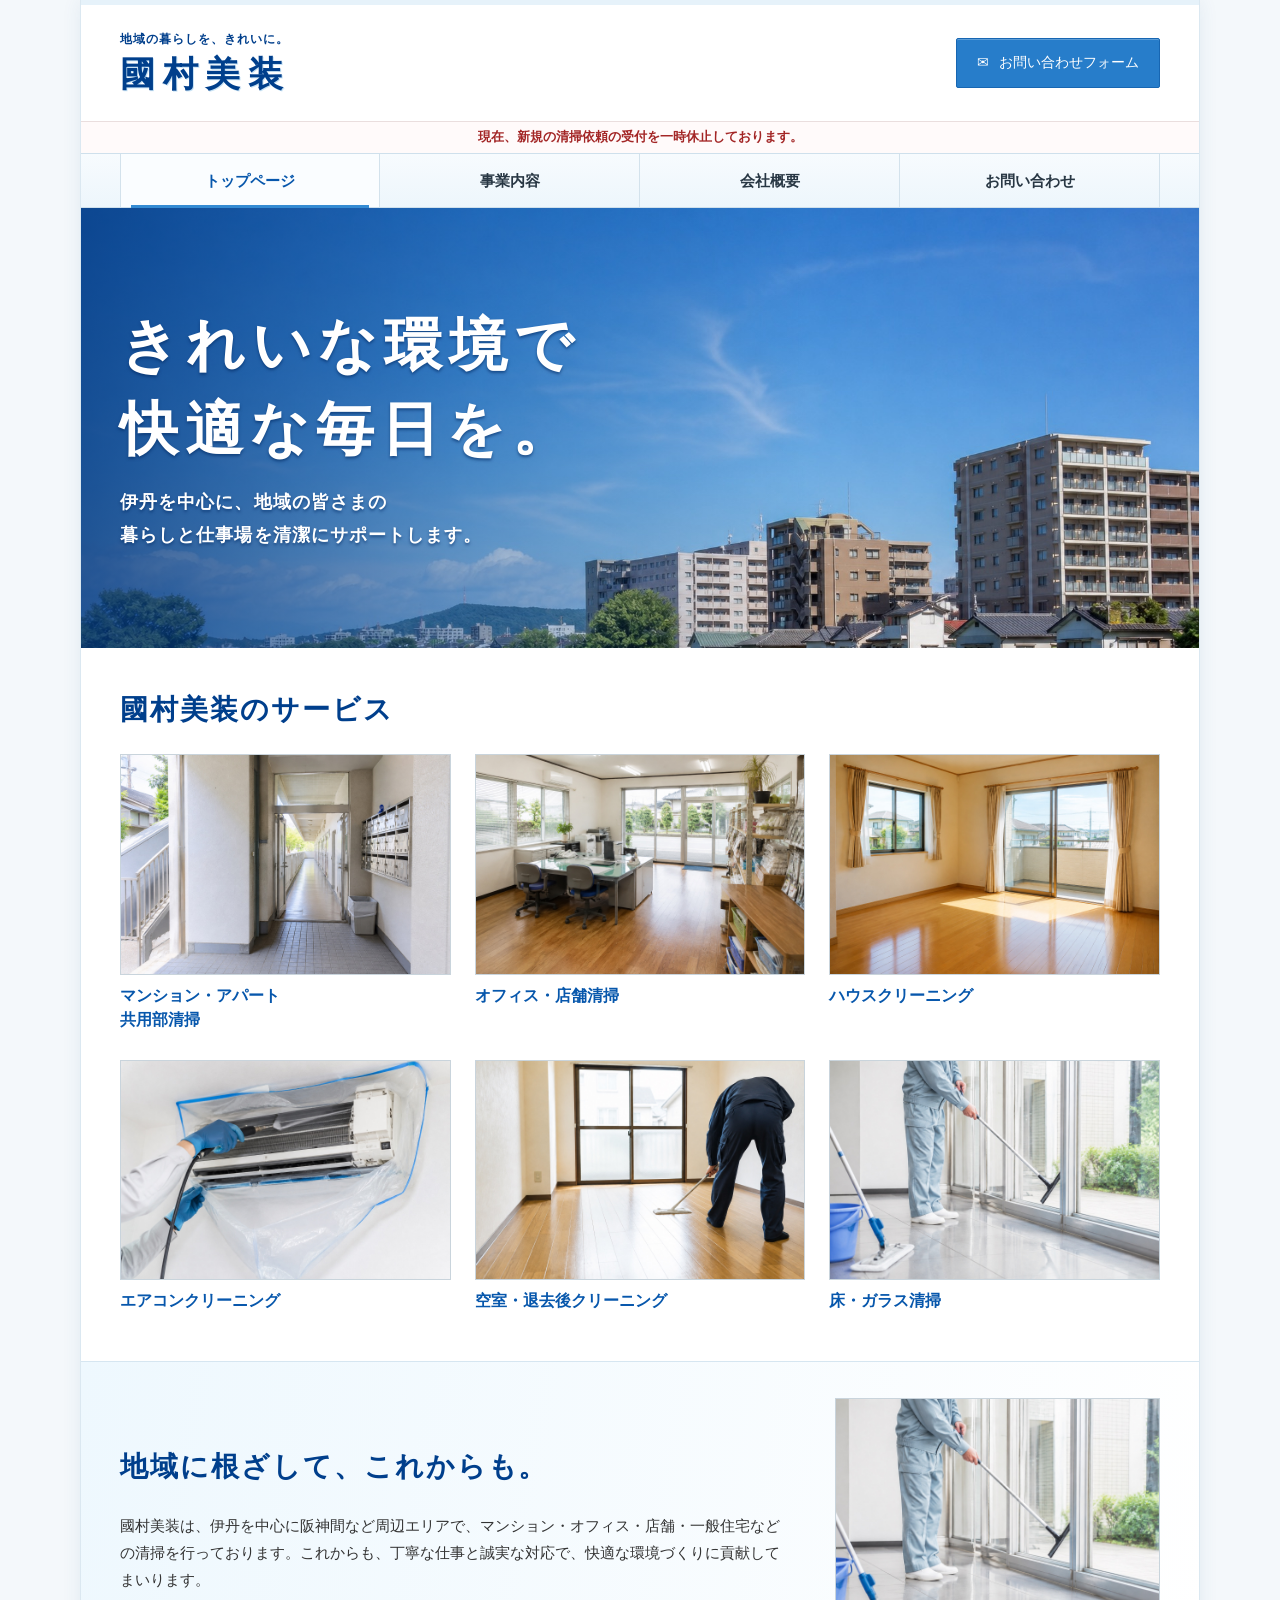
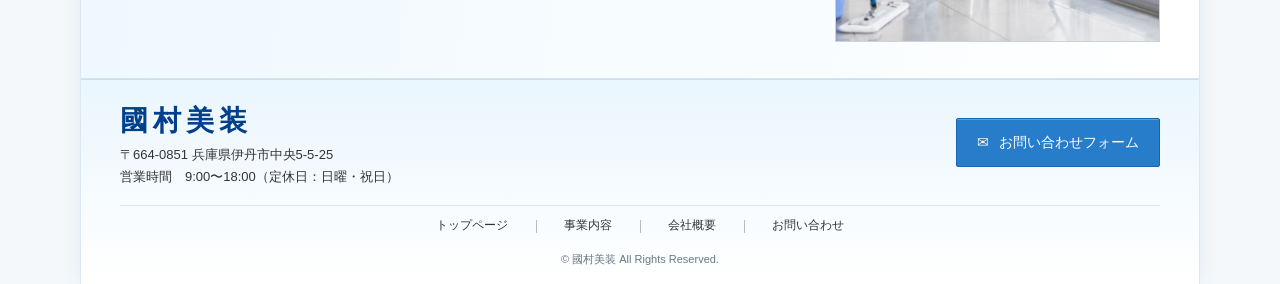
<file: index.html>
<!doctype html>
<html lang="ja">
<head>
  <meta charset="utf-8">
  <meta name="viewport" content="width=device-width, initial-scale=1">
  <title>國村美装｜伊丹市の清掃・ハウスクリーニング</title>
  <meta name="description" content="國村美装は伊丹市を中心に、マンション・オフィス・店舗・一般住宅などの清掃を行う地域密着の清掃事業者です。">
  <link rel="canonical" href="https://kbisou.jp/">
  <link rel="stylesheet" href="css/style.css">
  <script src="js/main.js" defer></script>
  <script type="application/ld+json">
  {
    "@context": "https://schema.org",
    "@type": "LocalBusiness",
    "@id": "https://kbisou.jp/#business",
    "name": "國村美装",
    "url": "https://kbisou.jp/",
    "description": "國村美装は伊丹市を中心に、マンション・オフィス・店舗・一般住宅などの清掃を行う地域密着の清掃事業者です。",
    "image": "https://kbisou.jp/images/hero-itami.jpg",
    "address": {
      "@type": "PostalAddress",
      "postalCode": "664-0851",
      "addressRegion": "兵庫県",
      "addressLocality": "伊丹市",
      "streetAddress": "中央5-5-25",
      "addressCountry": "JP"
    },
    "openingHoursSpecification": {
      "@type": "OpeningHoursSpecification",
      "dayOfWeek": [
        "Monday",
        "Tuesday",
        "Wednesday",
        "Thursday",
        "Friday",
        "Saturday"
      ],
      "opens": "09:00",
      "closes": "18:00"
    },
    "areaServed": [
      { "@type": "City", "name": "伊丹市" },
      { "@type": "City", "name": "尼崎市" },
      { "@type": "City", "name": "西宮市" },
      { "@type": "City", "name": "宝塚市" },
      { "@type": "City", "name": "川西市" },
      { "@type": "AdministrativeArea", "name": "阪神間および周辺地域" }
    ],
    "hasOfferCatalog": {
      "@type": "OfferCatalog",
      "name": "清掃サービス",
      "itemListElement": [
        {
          "@type": "Offer",
          "itemOffered": {
            "@type": "Service",
            "name": "マンション・アパート共用部清掃",
            "url": "https://kbisou.jp/services.html#apartment"
          }
        },
        {
          "@type": "Offer",
          "itemOffered": {
            "@type": "Service",
            "name": "オフィス・店舗清掃",
            "url": "https://kbisou.jp/services.html#office"
          }
        },
        {
          "@type": "Offer",
          "itemOffered": {
            "@type": "Service",
            "name": "ハウスクリーニング",
            "url": "https://kbisou.jp/services.html#house"
          }
        },
        {
          "@type": "Offer",
          "itemOffered": {
            "@type": "Service",
            "name": "エアコンクリーニング",
            "url": "https://kbisou.jp/services.html#aircon"
          }
        },
        {
          "@type": "Offer",
          "itemOffered": {
            "@type": "Service",
            "name": "空室・退去後クリーニング",
            "url": "https://kbisou.jp/services.html#vacancy"
          }
        },
        {
          "@type": "Offer",
          "itemOffered": {
            "@type": "Service",
            "name": "床・ガラス清掃",
            "url": "https://kbisou.jp/services.html#floor-glass"
          }
        }
      ]
    }
  }
  </script>
</head>
<body>
  <a class="skip-link" href="#main">本文へ移動</a>
  <div class="site-shell">
    <header class="site-header">
      <div class="header-main inner">
        <a class="brand" href="index.html" aria-label="國村美装 トップページ">
          <span class="brand-tagline">地域の暮らしを、きれいに。</span>
          <span class="brand-name">國村美装</span>
        </a>
        <a class="header-contact" href="contact.html"><span aria-hidden="true">✉</span> お問い合わせフォーム</a>
      </div>
      <p class="header-notice">現在、新規の清掃依頼の受付を一時休止しております。</p>
      <button class="menu-button" type="button" aria-expanded="false" aria-controls="global-nav">メニュー</button>
      <nav id="global-nav" class="global-nav" aria-label="メインナビゲーション">
        <div class="inner nav-list">
          <a class="active" href="index.html" aria-current="page">トップページ</a>
          <a href="services.html">事業内容</a>
          <a href="company.html">会社概要</a>
          <a href="contact.html">お問い合わせ</a>
        </div>
      </nav>
    </header>

    <main id="main">
      <section class="home-hero" aria-labelledby="hero-title">
        <img src="images/hero-itami.jpg" alt="青空の下に広がる伊丹周辺の街並みと川辺">
        <div class="hero-shade"></div>
        <div class="hero-copy inner">
          <h1 id="hero-title">きれいな環境で<br>快適な毎日を。</h1>
          <p>伊丹を中心に、地域の皆さまの<br>暮らしと仕事場を清潔にサポートします。</p>
        </div>
      </section>

      <section class="section inner" aria-labelledby="services-title">
        <h2 id="services-title" class="section-title">國村美装のサービス</h2>
        <div class="service-grid compact-services">
          <article class="service-card"><a href="services.html#apartment"><img src="images/service-apartment.jpg" alt="清掃されたマンション共用部"><h3>マンション・アパート<br>共用部清掃</h3></a></article>
          <article class="service-card"><a href="services.html#office"><img src="images/service-office.jpg" alt="清掃された明るいオフィス"><h3>オフィス・店舗清掃</h3></a></article>
          <article class="service-card"><a href="services.html#house"><img src="images/service-house.jpg" alt="ハウスクリーニング後の明るい室内"><h3>ハウスクリーニング</h3></a></article>
          <article class="service-card"><a href="services.html#aircon"><img src="images/service-aircon.jpg" alt="エアコン内部を洗浄する様子"><h3>エアコンクリーニング</h3></a></article>
          <article class="service-card"><a href="services.html#vacancy"><img src="images/service-vacancy.jpg" alt="退去後の空室を清掃する様子"><h3>空室・退去後クリーニング</h3></a></article>
          <article class="service-card"><a href="services.html#floor-glass"><img src="images/service-floor-glass.jpg" alt="床とガラスを清掃する様子"><h3>床・ガラス清掃</h3></a></article>
        </div>
      </section>

      <section class="local-section">
        <div class="inner local-layout">
          <div>
            <h2 class="section-title">地域に根ざして、これからも。</h2>
            <p>國村美装は、伊丹を中心に阪神間など周辺エリアで、マンション・オフィス・店舗・一般住宅などの清掃を行っております。これからも、丁寧な仕事と誠実な対応で、快適な環境づくりに貢献してまいります。</p>
          </div>
          <img src="images/service-floor-glass.jpg" alt="地域で丁寧に清掃を行うスタッフ">
        </div>
      </section>
    </main>

    <footer class="site-footer">
      <div class="footer-main inner">
        <div><p class="footer-name">國村美装</p><p>〒664-0851 兵庫県伊丹市中央5-5-25<br>営業時間　9:00〜18:00（定休日：日曜・祝日）</p></div>
        <a class="footer-contact" href="contact.html"><span aria-hidden="true">✉</span> お問い合わせフォーム</a>
      </div>
      <nav class="footer-nav inner" aria-label="フッターナビゲーション"><a href="index.html">トップページ</a><a href="services.html">事業内容</a><a href="company.html">会社概要</a><a href="contact.html">お問い合わせ</a></nav>
      <p class="copyright">© 國村美装 All Rights Reserved.</p>
    </footer>
  </div>
</body>
</html>
</file>
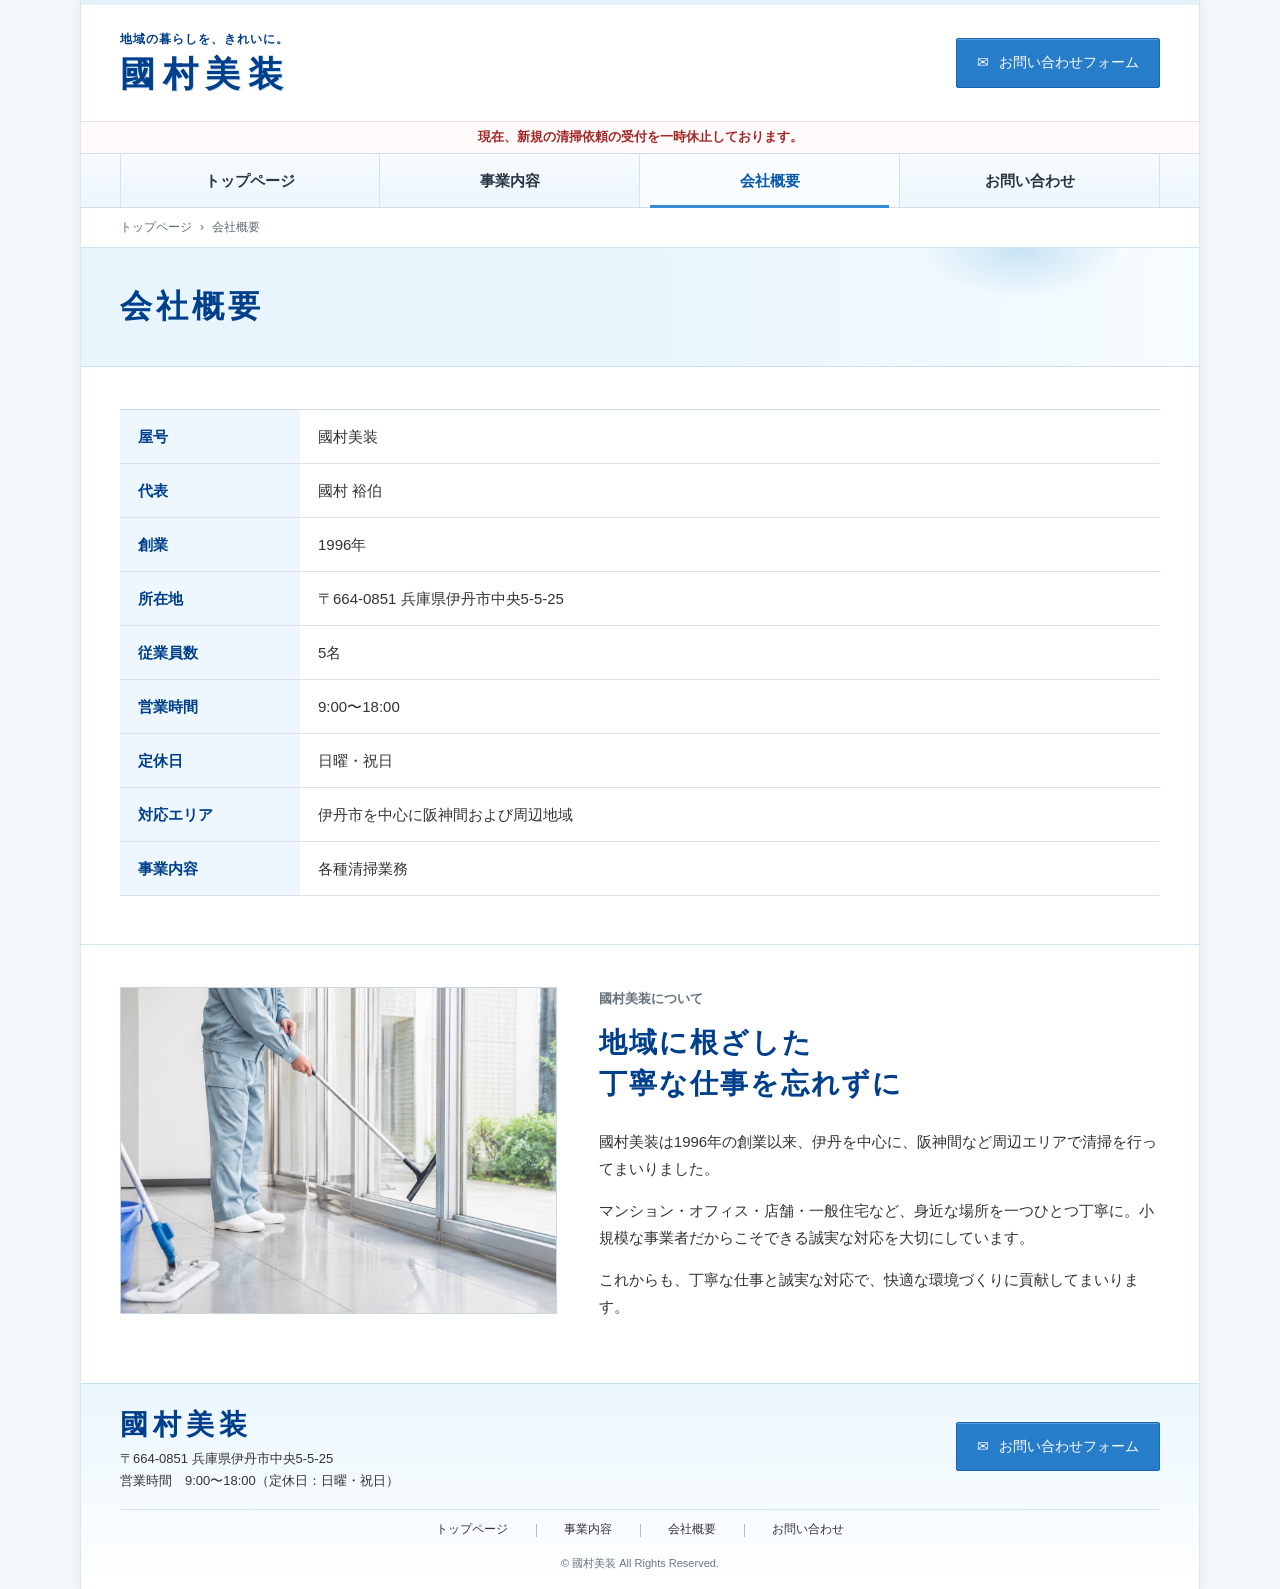
<file: company.html>
<!doctype html>
<html lang="ja">
<head>
  <meta charset="utf-8"><meta name="viewport" content="width=device-width, initial-scale=1">
  <title>会社概要｜國村美装</title>
  <meta name="description" content="1996年創業、伊丹市を中心に地域密着で清掃を行う國村美装の基本情報とごあいさつです。">
  <link rel="canonical" href="https://kbisou.jp/company.html">
  <link rel="stylesheet" href="css/style.css"><script src="js/main.js" defer></script>
</head>
<body>
  <a class="skip-link" href="#main">本文へ移動</a><div class="site-shell">
    <header class="site-header"><div class="header-main inner"><a class="brand" href="index.html"><span class="brand-tagline">地域の暮らしを、きれいに。</span><span class="brand-name">國村美装</span></a><a class="header-contact" href="contact.html"><span aria-hidden="true">✉</span> お問い合わせフォーム</a></div><p class="header-notice">現在、新規の清掃依頼の受付を一時休止しております。</p><button class="menu-button" type="button" aria-expanded="false" aria-controls="global-nav">メニュー</button><nav id="global-nav" class="global-nav" aria-label="メインナビゲーション"><div class="inner nav-list"><a href="index.html">トップページ</a><a href="services.html">事業内容</a><a class="active" href="company.html" aria-current="page">会社概要</a><a href="contact.html">お問い合わせ</a></div></nav></header>
    <main id="main"><div class="breadcrumb inner"><a href="index.html">トップページ</a><span>›</span><span>会社概要</span></div><header class="page-heading"><div class="inner"><h1>会社概要</h1></div></header>
      <section class="section inner"><h2 class="visually-hidden">國村美装 基本情報</h2><table class="company-table"><tbody><tr><th scope="row">屋号</th><td>國村美装</td></tr><tr><th scope="row">代表</th><td>國村 裕伯</td></tr><tr><th scope="row">創業</th><td>1996年</td></tr><tr><th scope="row">所在地</th><td>〒664-0851 兵庫県伊丹市中央5-5-25</td></tr><tr><th scope="row">従業員数</th><td>5名</td></tr><tr><th scope="row">営業時間</th><td>9:00〜18:00</td></tr><tr><th scope="row">定休日</th><td>日曜・祝日</td></tr><tr><th scope="row">対応エリア</th><td>伊丹市を中心に阪神間および周辺地域</td></tr><tr><th scope="row">事業内容</th><td>各種清掃業務</td></tr></tbody></table></section>
      <section class="about-section"><div class="inner about-layout"><img src="images/service-floor-glass.jpg" alt="窓ガラスを丁寧に清掃するスタッフ"><div><p class="small-heading">國村美装について</p><h2 class="section-title">地域に根ざした<br>丁寧な仕事を忘れずに</h2><p>國村美装は1996年の創業以来、伊丹を中心に、阪神間など周辺エリアで清掃を行ってまいりました。</p><p>マンション・オフィス・店舗・一般住宅など、身近な場所を一つひとつ丁寧に。小規模な事業者だからこそできる誠実な対応を大切にしています。</p><p>これからも、丁寧な仕事と誠実な対応で、快適な環境づくりに貢献してまいります。</p></div></div></section>
    </main>
    <footer class="site-footer"><div class="footer-main inner"><div><p class="footer-name">國村美装</p><p>〒664-0851 兵庫県伊丹市中央5-5-25<br>営業時間　9:00〜18:00（定休日：日曜・祝日）</p></div><a class="footer-contact" href="contact.html"><span aria-hidden="true">✉</span> お問い合わせフォーム</a></div><nav class="footer-nav inner" aria-label="フッターナビゲーション"><a href="index.html">トップページ</a><a href="services.html">事業内容</a><a href="company.html">会社概要</a><a href="contact.html">お問い合わせ</a></nav><p class="copyright">© 國村美装 All Rights Reserved.</p></footer>
  </div>
</body>
</html>
</file>
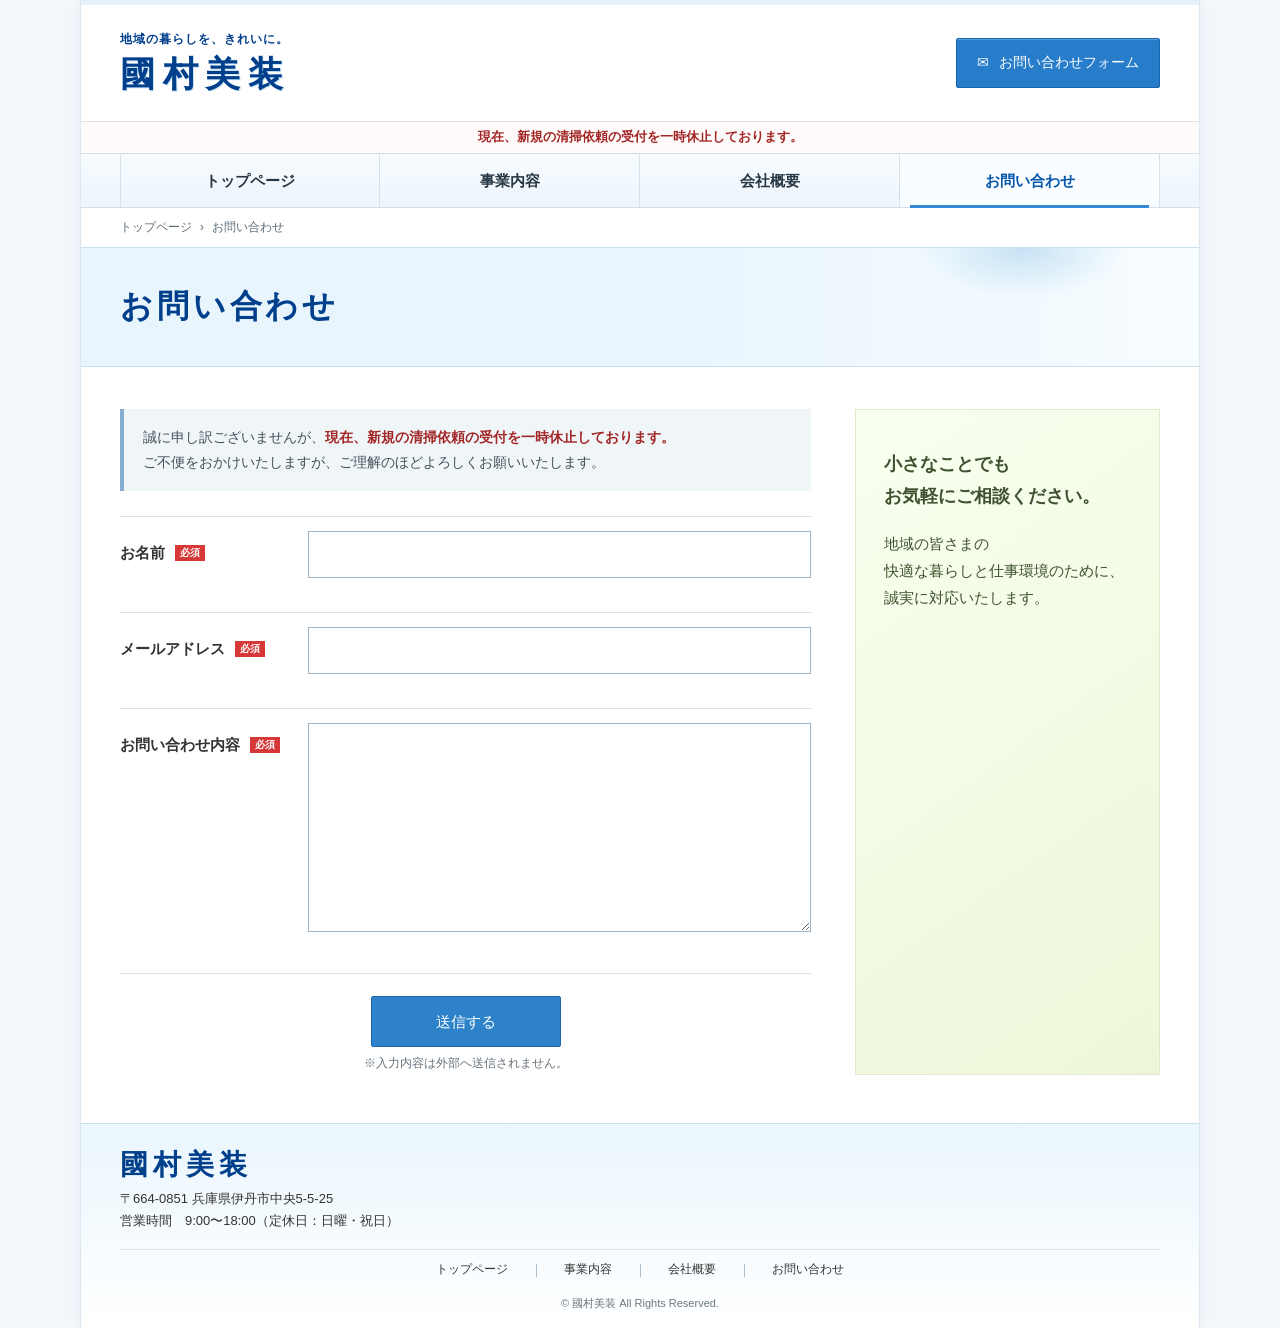
<file: contact.html>
<!doctype html>
<html lang="ja">
<head>
  <meta charset="utf-8"><meta name="viewport" content="width=device-width, initial-scale=1">
  <title>お問い合わせ｜國村美装</title>
  <meta name="description" content="國村美装へのお問い合わせフォームです。現在、新規の清掃依頼の受付を一時休止しております。">
  <link rel="canonical" href="https://kbisou.jp/contact.html">
  <link rel="stylesheet" href="css/style.css"><script src="js/main.js" defer></script>
</head>
<body>
  <a class="skip-link" href="#main">本文へ移動</a><div class="site-shell">
    <header class="site-header"><div class="header-main inner"><a class="brand" href="index.html"><span class="brand-tagline">地域の暮らしを、きれいに。</span><span class="brand-name">國村美装</span></a><a class="header-contact" href="contact.html"><span aria-hidden="true">✉</span> お問い合わせフォーム</a></div><p class="header-notice">現在、新規の清掃依頼の受付を一時休止しております。</p><button class="menu-button" type="button" aria-expanded="false" aria-controls="global-nav">メニュー</button><nav id="global-nav" class="global-nav" aria-label="メインナビゲーション"><div class="inner nav-list"><a href="index.html">トップページ</a><a href="services.html">事業内容</a><a href="company.html">会社概要</a><a class="active" href="contact.html" aria-current="page">お問い合わせ</a></div></nav></header>
    <main id="main"><div class="breadcrumb inner"><a href="index.html">トップページ</a><span>›</span><span>お問い合わせ</span></div><header class="page-heading"><div class="inner"><h1>お問い合わせ</h1></div></header>
      <section class="section inner contact-layout"><div><div class="pause-notice" role="note"><p>誠に申し訳ございませんが、<span class="service-pause-text">現在、新規の清掃依頼の受付を一時休止しております。</span><br>ご不便をおかけいたしますが、ご理解のほどよろしくお願いいたします。</p></div><div id="form-result" class="form-result" role="status" tabindex="-1" hidden></div><form id="contact-form" novalidate><div class="form-row"><label for="name">お名前 <span class="required">必須</span></label><div><input id="name" name="name" type="text" autocomplete="name" required aria-describedby="name-error"><p id="name-error" class="error-message"></p></div></div><div class="form-row"><label for="email">メールアドレス <span class="required">必須</span></label><div><input id="email" name="email" type="email" autocomplete="email" required aria-describedby="email-error"><p id="email-error" class="error-message"></p></div></div><div class="form-row"><label for="message">お問い合わせ内容 <span class="required">必須</span></label><div><textarea id="message" name="message" rows="7" required aria-describedby="message-error"></textarea><p id="message-error" class="error-message"></p></div></div><button class="submit-button" type="submit">送信する</button><p class="form-note">※入力内容は外部へ送信されません。</p></form></div><aside class="contact-message"><p>小さなことでも<br>お気軽にご相談ください。</p><p>地域の皆さまの<br>快適な暮らしと仕事環境のために、<br>誠実に対応いたします。</p></aside></section>
    </main>
    <footer class="site-footer"><div class="footer-main inner"><div><p class="footer-name">國村美装</p><p>〒664-0851 兵庫県伊丹市中央5-5-25<br>営業時間　9:00〜18:00（定休日：日曜・祝日）</p></div></div><nav class="footer-nav inner" aria-label="フッターナビゲーション"><a href="index.html">トップページ</a><a href="services.html">事業内容</a><a href="company.html">会社概要</a><a href="contact.html">お問い合わせ</a></nav><p class="copyright">© 國村美装 All Rights Reserved.</p></footer>
  </div>
</body>
</html>
</file>
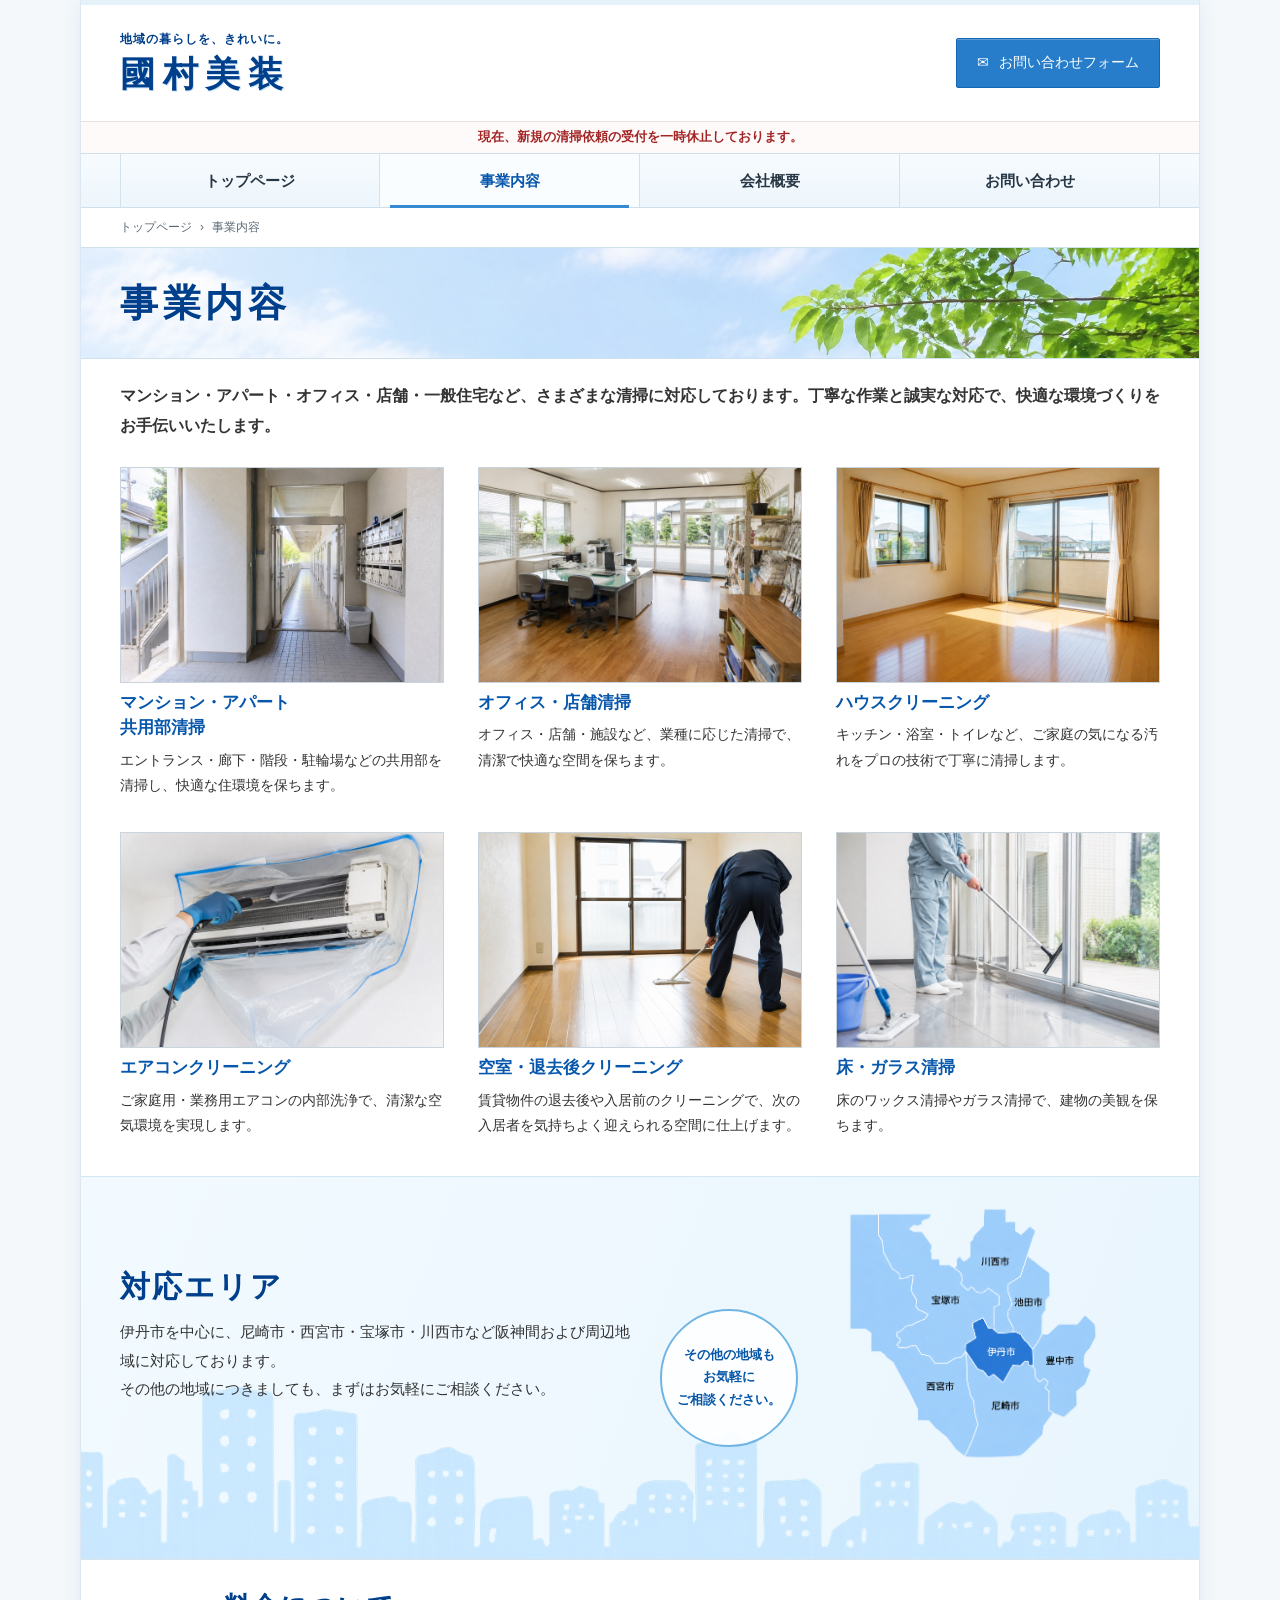
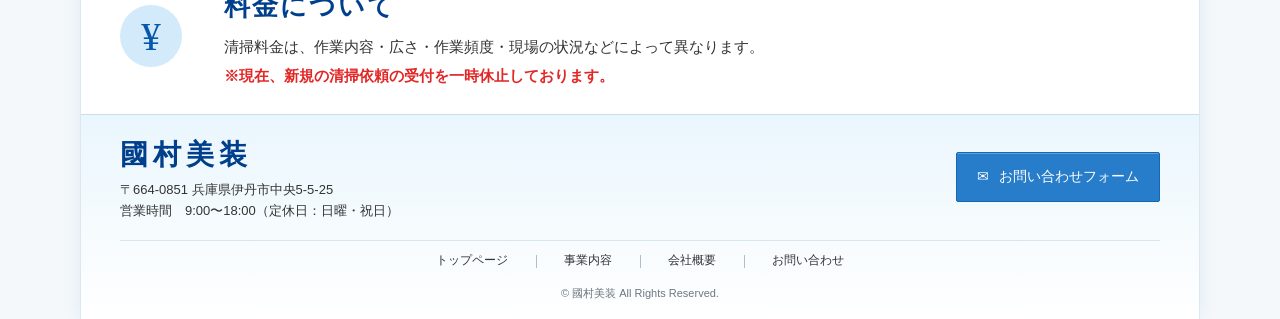
<file: services.html>
<!doctype html>
<html lang="ja">
<head>
  <meta charset="utf-8">
  <meta name="viewport" content="width=device-width, initial-scale=1">
  <title>事業内容｜國村美装</title>
  <meta name="description" content="國村美装のマンション共用部、オフィス、店舗、住宅、エアコン、空室、床・ガラス清掃と対応エリアをご案内します。">
  <link rel="canonical" href="https://kbisou.jp/services.html">
  <link rel="stylesheet" href="css/style.css"><script src="js/main.js" defer></script>
</head>
<body class="services-page">
  <a class="skip-link" href="#main">本文へ移動</a>
  <div class="site-shell">
    <header class="site-header">
      <div class="header-main inner"><a class="brand" href="index.html"><span class="brand-tagline">地域の暮らしを、きれいに。</span><span class="brand-name">國村美装</span></a><a class="header-contact" href="contact.html"><span aria-hidden="true">✉</span> お問い合わせフォーム</a></div>
      <p class="header-notice">現在、新規の清掃依頼の受付を一時休止しております。</p>
      <button class="menu-button" type="button" aria-expanded="false" aria-controls="global-nav">メニュー</button>
      <nav id="global-nav" class="global-nav" aria-label="メインナビゲーション"><div class="inner nav-list"><a href="index.html">トップページ</a><a class="active" href="services.html" aria-current="page">事業内容</a><a href="company.html">会社概要</a><a href="contact.html">お問い合わせ</a></div></nav>
    </header>
    <main id="main">
      <div class="breadcrumb inner"><a href="index.html">トップページ</a><span>›</span><span>事業内容</span></div>
      <header class="page-heading"><div class="inner"><h1>事業内容</h1></div></header>
      <section class="section inner services-intro" aria-labelledby="service-list-title">
        <h2 id="service-list-title" class="visually-hidden">清掃サービス一覧</h2>
        <p class="lead">マンション・アパート・オフィス・店舗・一般住宅など、さまざまな清掃に対応しております。丁寧な作業と誠実な対応で、快適な環境づくりをお手伝いいたします。</p>
        <div class="service-grid detail-services">
          <article id="apartment" class="service-card"><img src="images/service-apartment.jpg" alt="マンション・アパートの共用廊下"><h3>マンション・アパート<br>共用部清掃</h3><p>エントランス・廊下・階段・駐輪場などの共用部を清掃し、快適な住環境を保ちます。</p></article>
          <article id="office" class="service-card"><img src="images/service-office.jpg" alt="清掃後のオフィスと店舗スペース"><h3>オフィス・店舗清掃</h3><p>オフィス・店舗・施設など、業種に応じた清掃で、清潔で快適な空間を保ちます。</p></article>
          <article id="house" class="service-card"><img src="images/service-house.jpg" alt="ハウスクリーニング後の住宅"><h3>ハウスクリーニング</h3><p>キッチン・浴室・トイレなど、ご家庭の気になる汚れをプロの技術で丁寧に清掃します。</p></article>
          <article id="aircon" class="service-card"><img src="images/service-aircon.jpg" alt="エアコン洗浄作業"><h3>エアコンクリーニング</h3><p>ご家庭用・業務用エアコンの内部洗浄で、清潔な空気環境を実現します。</p></article>
          <article id="vacancy" class="service-card"><img src="images/service-vacancy.jpg" alt="空室の床を清掃するスタッフ"><h3>空室・退去後クリーニング</h3><p>賃貸物件の退去後や入居前のクリーニングで、次の入居者を気持ちよく迎えられる空間に仕上げます。</p></article>
          <article id="floor-glass" class="service-card"><img src="images/service-floor-glass.jpg" alt="床と窓ガラスの清掃作業"><h3>床・ガラス清掃</h3><p>床のワックス清掃やガラス清掃で、建物の美観を保ちます。</p></article>
        </div>
      </section>
      <section class="area-section services-area" aria-labelledby="area-title">
        <div class="inner area-layout">
          <div class="area-copy"><h2 id="area-title" class="section-title">対応エリア</h2><p>伊丹市を中心に、尼崎市・西宮市・宝塚市・川西市など阪神間および周辺地域に対応しております。<br>その他の地域につきましても、まずはお気軽にご相談ください。</p></div>
          <div class="map-panel">
            <a class="area-consult" href="contact.html">その他の地域も<br>お気軽に<br>ご相談ください。</a>
            <img class="area-map-image" src="images/map-transparent-v2.png" width="1446" height="1087" alt="伊丹市を中心とした周辺地域の対応エリア図">
          </div>
        </div>
        <img class="area-townscape" src="images/cityscape-cropped.png" width="1536" height="237" alt="" aria-hidden="true">
      </section>
      <section class="price-section" aria-labelledby="price-title">
        <div class="inner price-layout">
          <div class="yen-mark" aria-hidden="true">¥</div>
          <div><h2 id="price-title">料金について</h2><p>清掃料金は、作業内容・広さ・作業頻度・現場の状況などによって異なります。</p><p class="price-notice">※現在、新規の清掃依頼の受付を一時休止しております。</p></div>
        </div>
      </section>
    </main>
    <footer class="site-footer"><div class="footer-main inner"><div><p class="footer-name">國村美装</p><p>〒664-0851 兵庫県伊丹市中央5-5-25<br>営業時間　9:00〜18:00（定休日：日曜・祝日）</p></div><a class="footer-contact" href="contact.html"><span aria-hidden="true">✉</span> お問い合わせフォーム</a></div><nav class="footer-nav inner" aria-label="フッターナビゲーション"><a href="index.html">トップページ</a><a href="services.html">事業内容</a><a href="company.html">会社概要</a><a href="contact.html">お問い合わせ</a></nav><p class="copyright">© 國村美装 All Rights Reserved.</p></footer>
  </div>
</body>
</html>
</file>
<file: css/style.css>
:root {
  --blue: #0757ac;
  --blue-dark: #003f8c;
  --blue-soft: #eaf5fd;
  --line: #c9dcea;
  --text: #333;
  --muted: #66727c;
  --page-width: 1040px;
}

* { box-sizing: border-box; }
html { scroll-behavior: smooth; }
body {
  margin: 0;
  color: var(--text);
  background: #f4f8fb;
  font-family: "Yu Gothic", "Hiragino Kaku Gothic ProN", Meiryo, sans-serif;
  font-size: 15px;
  line-height: 1.8;
}
a { color: inherit; }
img { display: block; max-width: 100%; }
button, input, textarea { font: inherit; }
.inner { width: min(100% - 40px, var(--page-width)); margin-inline: auto; }
.site-shell { width: min(100%, 1120px); margin: 0 auto; background: #fff; border-inline: 1px solid #dbe8f1; box-shadow: 0 0 18px rgba(47, 105, 144, .09); }
.skip-link { position: fixed; z-index: 100; top: 8px; left: 8px; transform: translateY(-160%); padding: 8px 14px; color: #fff; background: var(--blue-dark); }
.skip-link:focus { transform: none; }
.visually-hidden { position: absolute !important; width: 1px; height: 1px; overflow: hidden; clip: rect(0 0 0 0); white-space: nowrap; }

.site-header { background: #fff; border-top: 5px solid #e6f2fa; }
.header-main { min-height: 116px; display: flex; align-items: center; justify-content: space-between; gap: 30px; }
.brand { color: var(--blue-dark); text-decoration: none; letter-spacing: .1em; }
.brand-tagline { display: block; margin-bottom: 2px; font-size: 12px; font-weight: 700; letter-spacing: .08em; }
.brand-name { display: block; font-family: "Yu Mincho", "Hiragino Mincho ProN", serif; font-size: 35px; font-weight: 700; letter-spacing: .22em; line-height: 1.25; text-shadow: 1px 1px #c8e3f5; }
.header-contact, .footer-contact { display: inline-flex; align-items: center; gap: 10px; padding: 11px 20px; color: #fff; background: #277dca; border: 1px solid #1766b2; border-radius: 2px; text-decoration: none; font-size: 14px; box-shadow: inset 0 1px rgba(255,255,255,.25); }
.header-contact:hover, .footer-contact:hover, .back-button:hover, .submit-button:hover { background: var(--blue-dark); }
.header-notice { margin: 0; padding: 5px 20px 6px; color: #a32626; border-top: 1px solid #eadede; background: #fffafa; text-align: center; font-size: 13px; font-weight: 600; line-height: 1.5; }
.menu-button { display: none; }
.global-nav { border-block: 1px solid #cfe0ec; background: linear-gradient(#f7fbfe, #edf6fc); }
.nav-list { display: grid; grid-template-columns: repeat(4, 1fr); }
.nav-list a { position: relative; padding: 13px 10px; color: #283744; border-right: 1px solid #d3e2ec; text-align: center; text-decoration: none; font-weight: 600; }
.nav-list a:first-child { border-left: 1px solid #d3e2ec; }
.nav-list a:hover, .nav-list a.active { color: var(--blue); background: #fafdff; }
.nav-list a.active::after { content: ""; position: absolute; left: 10px; right: 10px; bottom: -1px; height: 3px; background: #348bd3; }

.home-hero { position: relative; height: 440px; overflow: hidden; }
.home-hero > img { width: 100%; height: 100%; object-fit: cover; }
.hero-shade { position: absolute; inset: 0; background: linear-gradient(90deg, rgba(0,55,126,.78) 0%, rgba(0,68,143,.36) 35%, rgba(255,255,255,0) 65%); }
.hero-copy { position: absolute; inset: 0; display: flex; flex-direction: column; justify-content: center; align-items: flex-start; color: #fff; text-shadow: 0 2px 3px rgba(0, 41, 98, .6); }
.hero-copy h1 { margin: 0 0 14px; font-family: "Yu Mincho", "Hiragino Mincho ProN", serif; font-size: clamp(40px, 5vw, 58px); line-height: 1.45; letter-spacing: .12em; }
.hero-copy p { margin: 0; font-size: 18px; font-weight: 600; letter-spacing: .06em; }

.section { padding-block: 42px 48px; }
.section-title { margin: 0 0 24px; color: var(--blue-dark); font-family: "Yu Mincho", "Hiragino Mincho ProN", serif; font-size: 28px; letter-spacing: .07em; line-height: 1.45; }
.service-grid { display: grid; grid-template-columns: repeat(3, 1fr); gap: 28px 24px; }
.service-card { min-width: 0; scroll-margin-top: 20px; }
.service-card a { display: block; color: inherit; text-decoration: none; }
.service-card img { width: 100%; aspect-ratio: 3 / 2; object-fit: cover; border: 1px solid #c9d4dc; }
.service-card h3 { margin: 9px 0 0; color: var(--blue); font-size: 16px; line-height: 1.5; }
.service-card a:hover h3 { text-decoration: underline; }
.service-card p { margin: 8px 0 0; font-size: 14px; line-height: 1.75; }
.local-section { padding-block: 36px; border-block: 1px solid #d6e6f1; background: linear-gradient(100deg, #eef8fe, #fff); }
.local-layout { display: grid; grid-template-columns: minmax(0, 1.55fr) minmax(260px, .75fr); gap: 42px; align-items: center; }
.local-layout p { margin: 0; }
.local-layout img { width: 100%; aspect-ratio: 4 / 3; object-fit: cover; border: 1px solid #c9d4dc; }

.breadcrumb { padding-block: 9px; color: #5d6b75; font-size: 12px; }
.breadcrumb a { text-decoration: none; }
.breadcrumb span { margin-left: 8px; }
.page-heading { position: relative; border-block: 1px solid #cfe1ec; background: linear-gradient(90deg, #e8f5fd 0 50%, #f7fcff); overflow: hidden; }
.page-heading::after { content: ""; position: absolute; width: 220px; height: 110px; top: -55px; right: 6%; border-radius: 50%; background: radial-gradient(ellipse at center, rgba(84,165,216,.28), transparent 65%); }
.page-heading h1 { margin: 0; padding: 30px 0; color: var(--blue-dark); font-family: "Yu Mincho", "Hiragino Mincho ProN", serif; font-size: 32px; letter-spacing: .12em; }
.services-page .page-heading { min-height: 112px; display: flex; align-items: center; background-image: linear-gradient(90deg, rgba(255,255,255,.38), rgba(255,255,255,.05)), url("../images/page-title-sky.jpg"); background-position: center 47%; background-size: cover; }
.services-page .page-heading::after { display: none; }
.services-page .page-heading .inner { position: relative; z-index: 1; }
.services-page .page-heading h1 { padding: 20px 0; font-size: 38px; text-shadow: 0 1px #fff; }
.lead { margin: 0 0 30px; padding-bottom: 18px; border-bottom: 1px solid #dfe8ee; }
.detail-services { gap-block: 34px; }
.services-page .services-intro { padding-top: 22px; padding-bottom: 38px; }
.services-page .lead { margin-bottom: 25px; padding-bottom: 0; border-bottom: 0; font-size: 16px; font-weight: 600; line-height: 1.9; }
.services-page .detail-services { gap: 34px 34px; }
.services-page .detail-services .service-card h3 { margin-top: 7px; font-size: 17px; }
.services-page .detail-services .service-card p { margin-top: 7px; font-size: 14px; line-height: 1.8; }
.area-section { padding-block: 40px 48px; border-top: 1px solid #d4e6f1; background: #f4fafe; }
.area-layout { display: grid; grid-template-columns: 1fr 440px; gap: 36px; align-items: center; }
.text-link { display: inline-block; margin-top: 8px; color: var(--blue); font-weight: 700; }
.services-area { position: relative; padding: 25px 0 92px; overflow: hidden; background: linear-gradient(110deg, #f2faff, #e9f5fd); }
.services-area .area-layout { position: relative; z-index: 1; grid-template-columns: minmax(0, 1fr) 500px; gap: 28px; align-items: center; }
.services-area .section-title { margin-bottom: 10px; font-size: 30px; }
.services-area .area-copy p { margin: 0; font-size: 15px; line-height: 1.9; }
.map-panel { display: grid; grid-template-columns: 138px minmax(0, 1fr); gap: 10px; align-items: end; }
.area-consult { display: grid; place-items: center; width: 138px; height: 138px; margin-bottom: 20px; padding: 12px; color: #0757a8; border: 2px solid #70b5e3; border-radius: 50%; background: rgba(255,255,255,.9); text-align: center; text-decoration: none; font-size: 13px; font-weight: 700; line-height: 1.75; }
.area-consult:hover { background: #fff; text-decoration: underline; }
.area-map-image { display: block; width: 100%; height: auto; object-fit: contain; }
.area-townscape { position: absolute; z-index: 0; left: 0; bottom: 0; display: block; width: 100%; height: auto; margin: 0; object-fit: contain; pointer-events: none; }
.price-section { padding: 24px 0 25px; border-top: 1px solid #d7e5ef; background: #fff; }
.price-layout { display: grid; grid-template-columns: 82px 1fr; gap: 22px; align-items: center; }
.yen-mark { display: grid; place-items: center; width: 62px; height: 62px; color: var(--blue); border-radius: 50%; background: #d2eafa; font-family: Georgia, serif; font-size: 39px; line-height: 1; }
.price-layout h2 { margin: 0; color: var(--blue-dark); font-family: "Yu Mincho", "Hiragino Mincho ProN", serif; font-size: 26px; letter-spacing: .08em; }
.price-layout p { margin: 2px 0 0; }
.price-layout .price-notice { color: #e32626; font-weight: 700; }

.company-table { width: 100%; border-collapse: collapse; border-top: 1px solid #cfdde7; }
.company-table th, .company-table td { padding: 13px 18px; border-bottom: 1px solid #d7e2e9; text-align: left; vertical-align: top; }
.company-table th { width: 180px; color: var(--blue-dark); background: #eef7fd; font-weight: 700; }
.about-section { padding-block: 42px 48px; border-top: 1px solid #d5e5ef; }
.about-layout { display: grid; grid-template-columns: 42% 1fr; gap: 42px; align-items: start; }
.about-layout img { width: 100%; aspect-ratio: 4 / 3; object-fit: cover; border: 1px solid #cbd7de; }
.about-layout p { margin-top: 0; }
.small-heading { color: var(--muted); font-size: 13px; font-weight: 700; }

.contact-layout { display: grid; grid-template-columns: minmax(0, 1.7fr) minmax(250px, .75fr); gap: 44px; }
.pause-notice { margin-bottom: 25px; padding: 16px 19px; border-left: 4px solid #85add0; background: #f0f5f8; color: #44515a; font-size: 14px; }
.pause-notice p { margin: 0; }
.service-pause-text { color: #a32626; font-weight: 600; }
.form-row { display: grid; grid-template-columns: 170px 1fr; gap: 18px; padding: 14px 0; border-top: 1px solid #d7e3eb; }
.form-row:last-of-type { border-bottom: 1px solid #d7e3eb; }
.form-row label { padding-top: 8px; font-weight: 700; }
.form-row input, .form-row textarea { width: 100%; border: 1px solid #9fb4c5; border-radius: 0; background: #fff; padding: 9px 10px; }
.form-row input:focus, .form-row textarea:focus { outline: 2px solid #79b6e4; outline-offset: 1px; }
.form-row [aria-invalid="true"] { border-color: #b72727; }
.required { display: inline-block; margin-left: 6px; padding: 0 5px; color: #fff; background: #d63737; font-size: 10px; line-height: 1.6; vertical-align: 2px; }
.error-message { min-height: 1.4em; margin: 3px 0 0; color: #b21818; font-size: 12px; }
.submit-button, .back-button { display: block; min-width: 190px; margin: 22px auto 0; padding: 11px 24px; color: #fff; border: 1px solid #1f68ad; border-radius: 2px; background: #2d82ca; text-align: center; text-decoration: none; cursor: pointer; }
.form-note { margin: 6px 0 0; color: var(--muted); text-align: center; font-size: 12px; }
.contact-message { padding: 38px 28px; background: linear-gradient(145deg, #f8fff0, #edf7d8); color: #3f522f; border: 1px solid #dfebca; }
.contact-message p:first-child { margin-top: 0; font-family: "Yu Mincho", serif; font-size: 18px; font-weight: 700; }
.form-result { padding: 28px; border: 1px solid #b7d7ea; background: #f0f9fe; }
.form-result h2 { margin-top: 0; color: var(--blue-dark); font-family: "Yu Mincho", serif; font-size: 22px; }

.not-found { position: relative; min-height: 490px; display: grid; place-items: center; overflow: hidden; }
.not-found-content { position: relative; z-index: 2; padding: 55px 20px 120px; text-align: center; }
.error-code { margin: 0; color: var(--blue-dark); font-family: Georgia, serif; font-size: 78px; line-height: 1; }
.not-found h1 { margin: 10px 0; color: var(--blue-dark); font-family: "Yu Mincho", serif; font-size: 25px; }
.not-found-content > p:not(.error-code) { color: #555; }
.city-silhouette { position: absolute; left: 0; right: 0; bottom: 0; height: 105px; opacity: .8; background: linear-gradient(to top, #d8effc 0 65%, transparent 65%); clip-path: polygon(0 57%,3% 57%,3% 36%,6% 36%,6% 50%,9% 50%,9% 28%,12% 28%,12% 49%,15% 49%,15% 41%,18% 41%,18% 60%,22% 60%,22% 29%,26% 29%,26% 18%,30% 18%,30% 60%,34% 60%,34% 44%,38% 44%,38% 61%,42% 61%,42% 25%,46% 25%,46% 54%,50% 54%,50% 34%,55% 34%,55% 59%,59% 59%,59% 47%,63% 47%,63% 18%,67% 18%,67% 62%,72% 62%,72% 42%,77% 42%,77% 58%,82% 58%,82% 28%,87% 28%,87% 63%,91% 63%,91% 38%,95% 38%,95% 57%,100% 57%,100% 100%,0 100%); }

.site-footer { border-top: 1px solid #c9dfea; background: linear-gradient(#eaf6fd, #fff); }
.footer-main { min-height: 125px; display: flex; align-items: center; justify-content: space-between; gap: 30px; }
.footer-main p { margin: 0; font-size: 13px; line-height: 1.65; }
.footer-name { color: var(--blue-dark); font-family: "Yu Mincho", serif; font-size: 28px !important; font-weight: 700; letter-spacing: .18em; }
.footer-nav { display: flex; justify-content: center; border-top: 1px solid #d7e6ef; }
.footer-nav a { position: relative; padding: 9px 28px; text-decoration: none; font-size: 12px; }
.footer-nav a + a::before { content: ""; position: absolute; left: 0; top: 14px; width: 1px; height: 13px; background: #aebfcc; }
.footer-nav a:hover { color: var(--blue); text-decoration: underline; }
.copyright { margin: 0; padding: 4px 20px 15px; color: #6b7880; text-align: center; font-size: 11px; }

@media (max-width: 720px) {
  body { font-size: 15px; background: #fff; }
  .site-shell { border: 0; box-shadow: none; }
  .inner { width: min(100% - 30px, var(--page-width)); }
  .site-header { position: relative; }
  .header-main { min-height: 83px; padding-right: 84px; }
  .brand-tagline { font-size: 9px; }
  .brand-name { font-size: 25px; }
  .header-contact { display: none; }
  .header-notice { padding: 6px 15px; font-size: 12px; line-height: 1.55; }
  .menu-button { display: block; position: absolute; right: 15px; top: 23px; padding: 7px 10px; color: var(--blue-dark); border: 1px solid #94b9d4; background: #f1f8fd; }
  .global-nav { display: none; }
  .global-nav.is-open { display: block; }
  .nav-list { width: 100%; grid-template-columns: 1fr 1fr; }
  .nav-list a { padding: 11px 6px; border-bottom: 1px solid #d3e2ec; font-size: 13px; }
  .nav-list a.active::after { left: 20px; right: 20px; }
  .home-hero { height: 330px; }
  .home-hero > img { object-position: 62% center; }
  .hero-shade { background: linear-gradient(90deg, rgba(0,58,132,.84), rgba(0,60,132,.15)); }
  .hero-copy h1 { font-size: 34px; }
  .hero-copy p { font-size: 14px; }
  .section { padding-block: 31px 36px; }
  .section-title { margin-bottom: 18px; font-size: 23px; }
  .service-grid { grid-template-columns: 1fr; gap: 25px; }
  .compact-services { grid-template-columns: 1fr 1fr; gap: 20px 14px; }
  .compact-services .service-card h3 { font-size: 13px; }
  .service-card h3 { font-size: 16px; }
  .local-layout, .area-layout, .about-layout, .contact-layout { grid-template-columns: 1fr; gap: 26px; }
  .local-layout img { max-height: 260px; }
  .breadcrumb { padding-block: 7px; }
  .page-heading h1 { padding: 21px 0; font-size: 27px; }
  .services-page .page-heading { min-height: 88px; background-position: 62% center; }
  .services-page .page-heading h1 { font-size: 30px; }
  .services-page .lead { font-size: 14px; }
  .services-area { padding-bottom: 75px; }
  .services-area .area-layout { grid-template-columns: 1fr; gap: 16px; }
  .map-panel { display: flex; flex-direction: column; gap: 12px; align-items: center; }
  .area-map-image { order: 1; width: min(100%, 330px); }
  .area-consult { order: 2; width: 112px; height: 112px; margin: 0; padding: 9px; font-size: 11px; line-height: 1.6; }
  .price-layout { grid-template-columns: 58px 1fr; gap: 14px; align-items: start; }
  .yen-mark { width: 52px; height: 52px; font-size: 32px; }
  .price-layout h2 { font-size: 22px; }
  .price-layout p { font-size: 13px; }
  .company-table th, .company-table td { display: block; width: 100%; padding: 9px 12px; }
  .company-table th { border-bottom: 0; }
  .company-table td { padding-top: 6px; }
  .about-layout img { max-height: 280px; }
  .contact-layout { gap: 28px; }
  .form-row { grid-template-columns: 1fr; gap: 2px; }
  .form-row label { padding-top: 0; }
  .contact-message { padding: 27px 23px; }
  .not-found { min-height: 440px; }
  .error-code { font-size: 66px; }
  .not-found h1 { font-size: 21px; }
  .footer-main { padding-block: 22px; flex-direction: column; align-items: flex-start; gap: 14px; }
  .footer-name { font-size: 24px !important; }
  .footer-nav { width: 100%; flex-wrap: wrap; }
  .footer-nav a { width: 50%; padding: 8px; border-bottom: 1px solid #d7e6ef; text-align: center; }
  .footer-nav a + a::before { display: none; }
}

@media (max-width: 390px) {
  .compact-services { grid-template-columns: 1fr; }
  .compact-services .service-card h3 { font-size: 15px; }
  .hero-copy h1 { font-size: 30px; }
}

@media (prefers-reduced-motion: reduce) { html { scroll-behavior: auto; } }
</file>
